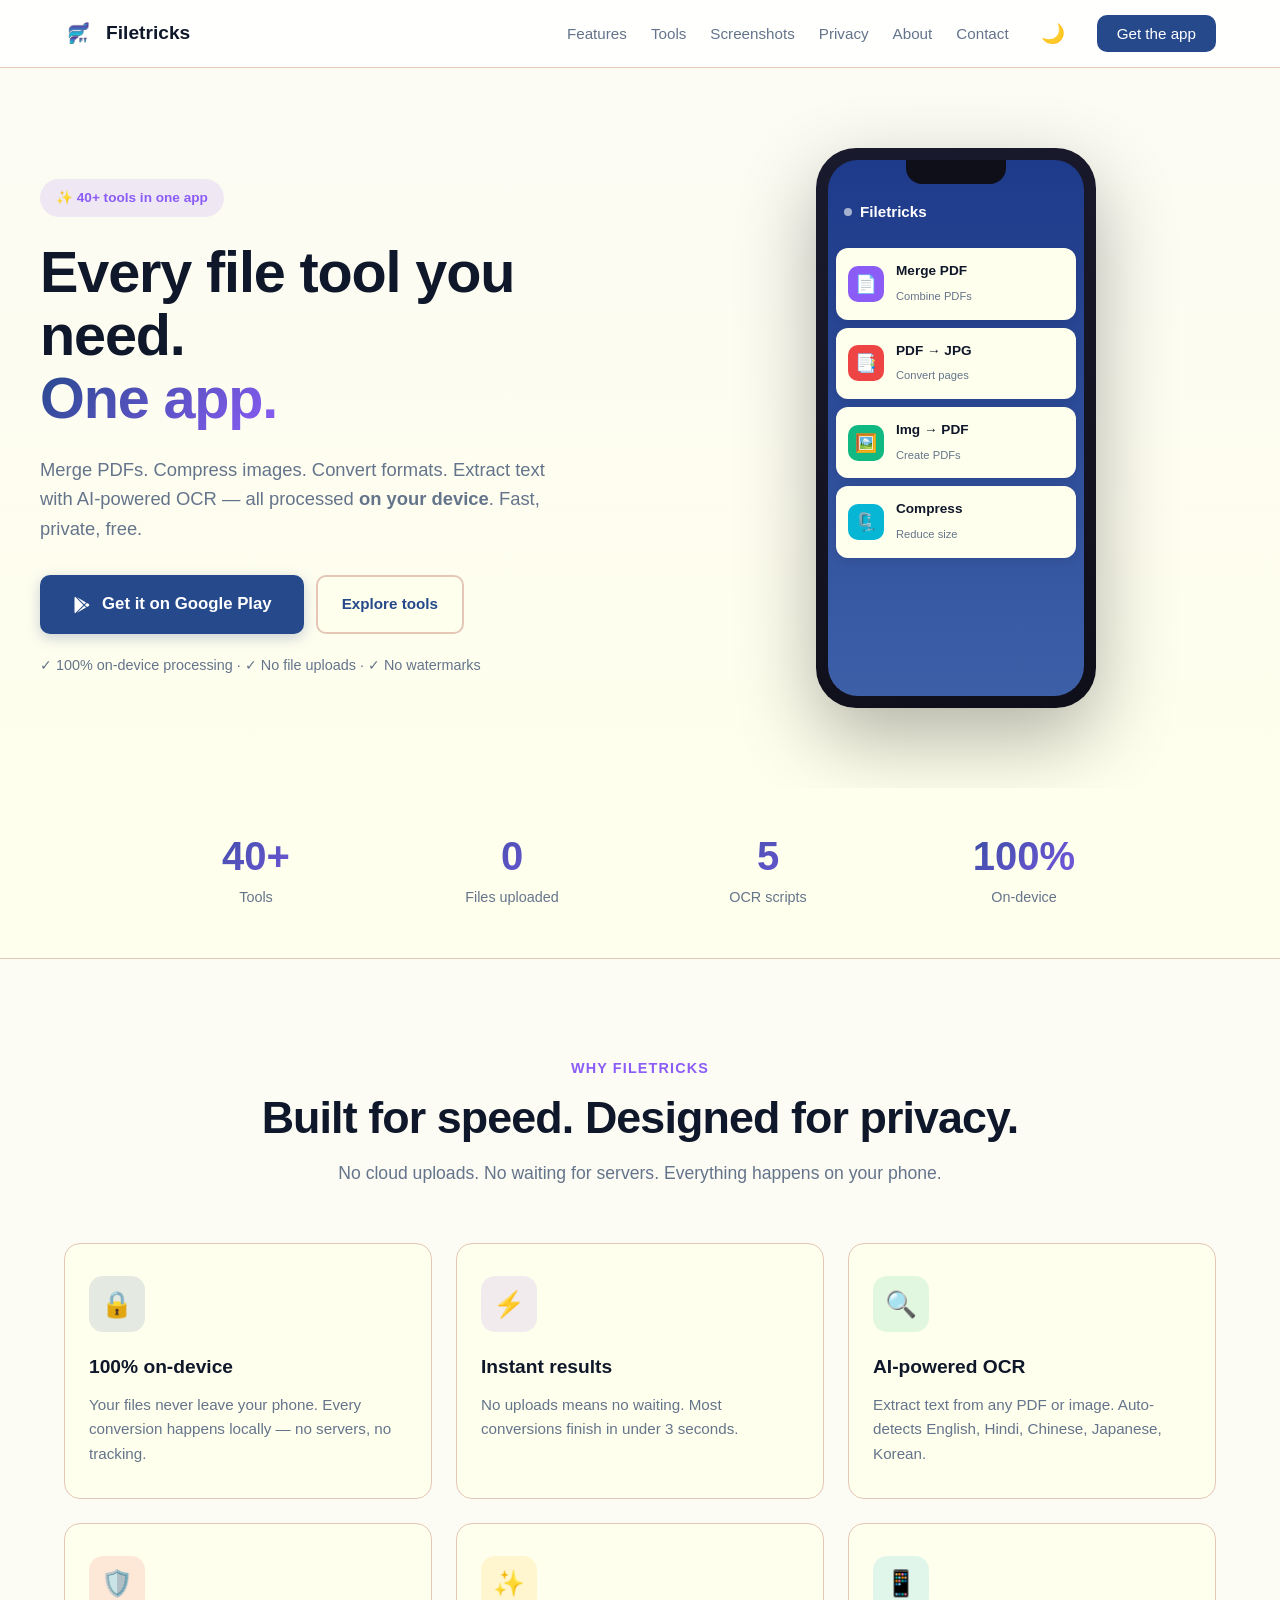
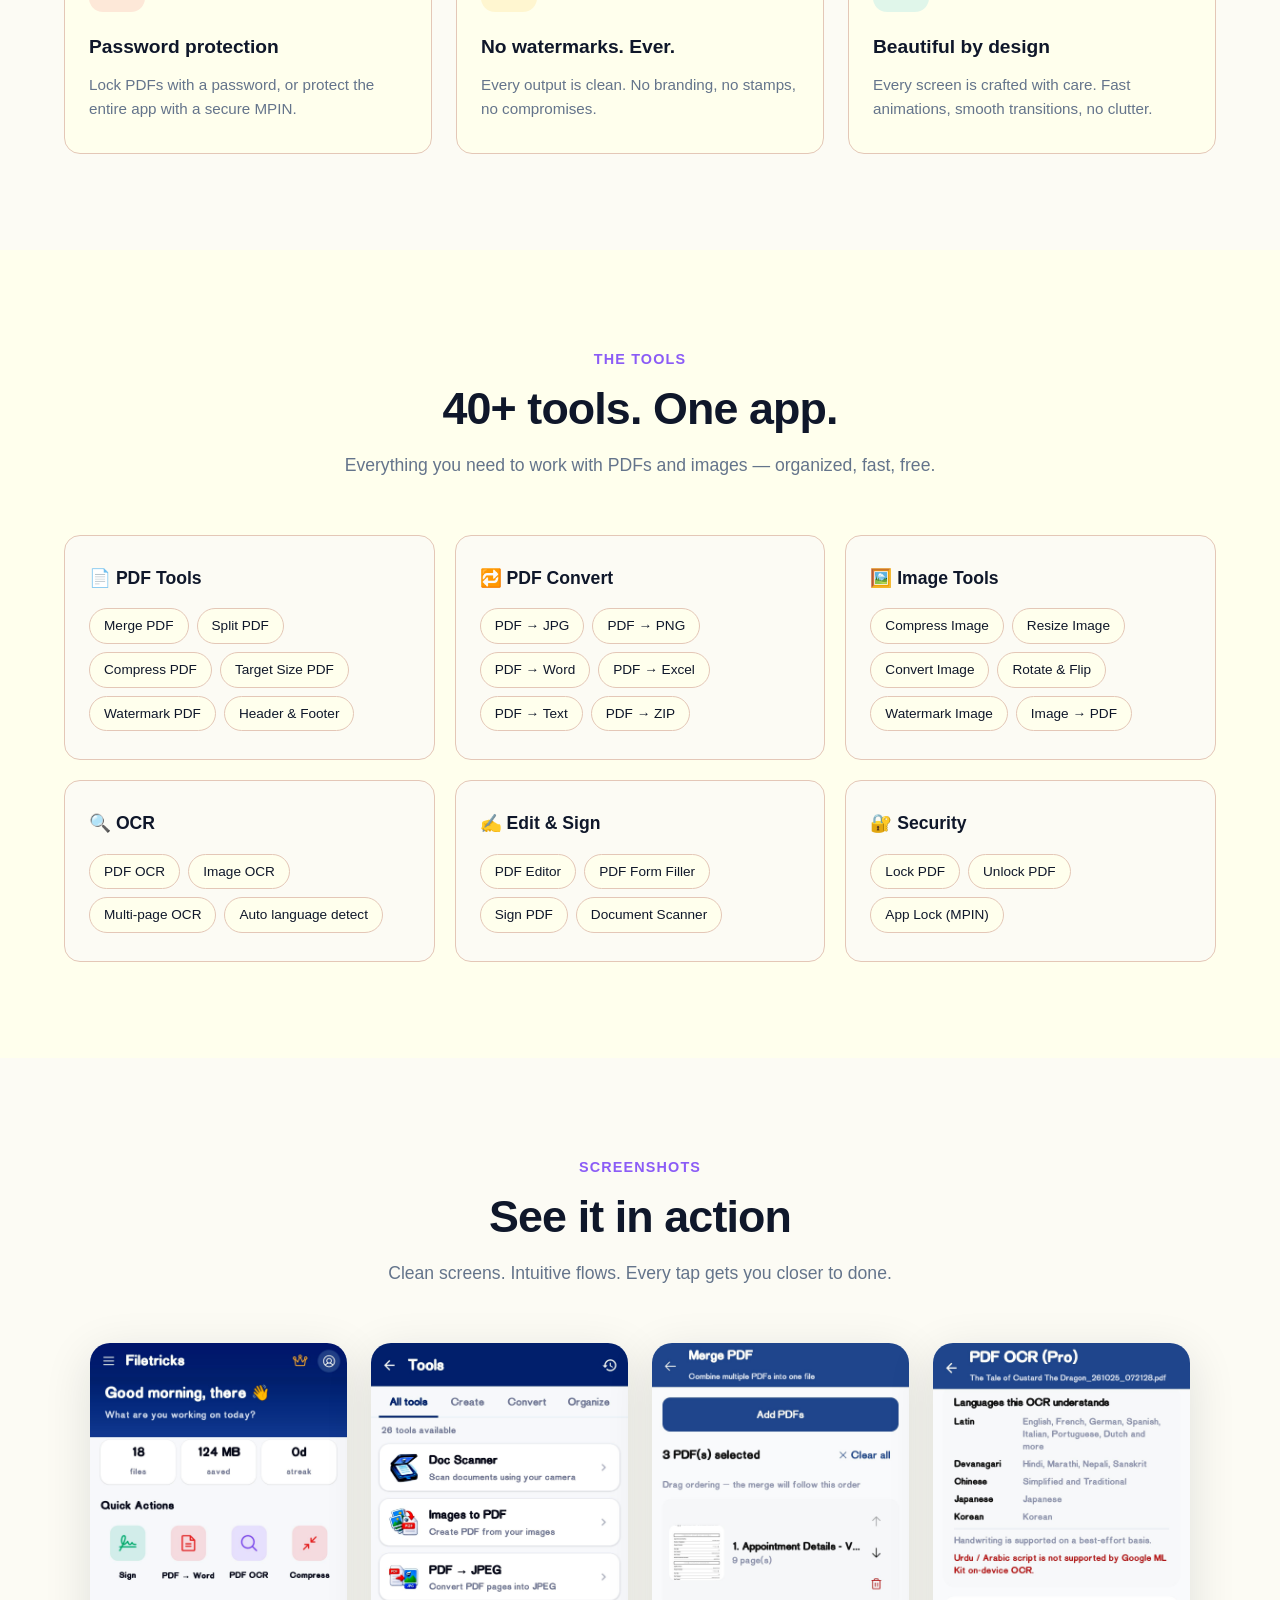
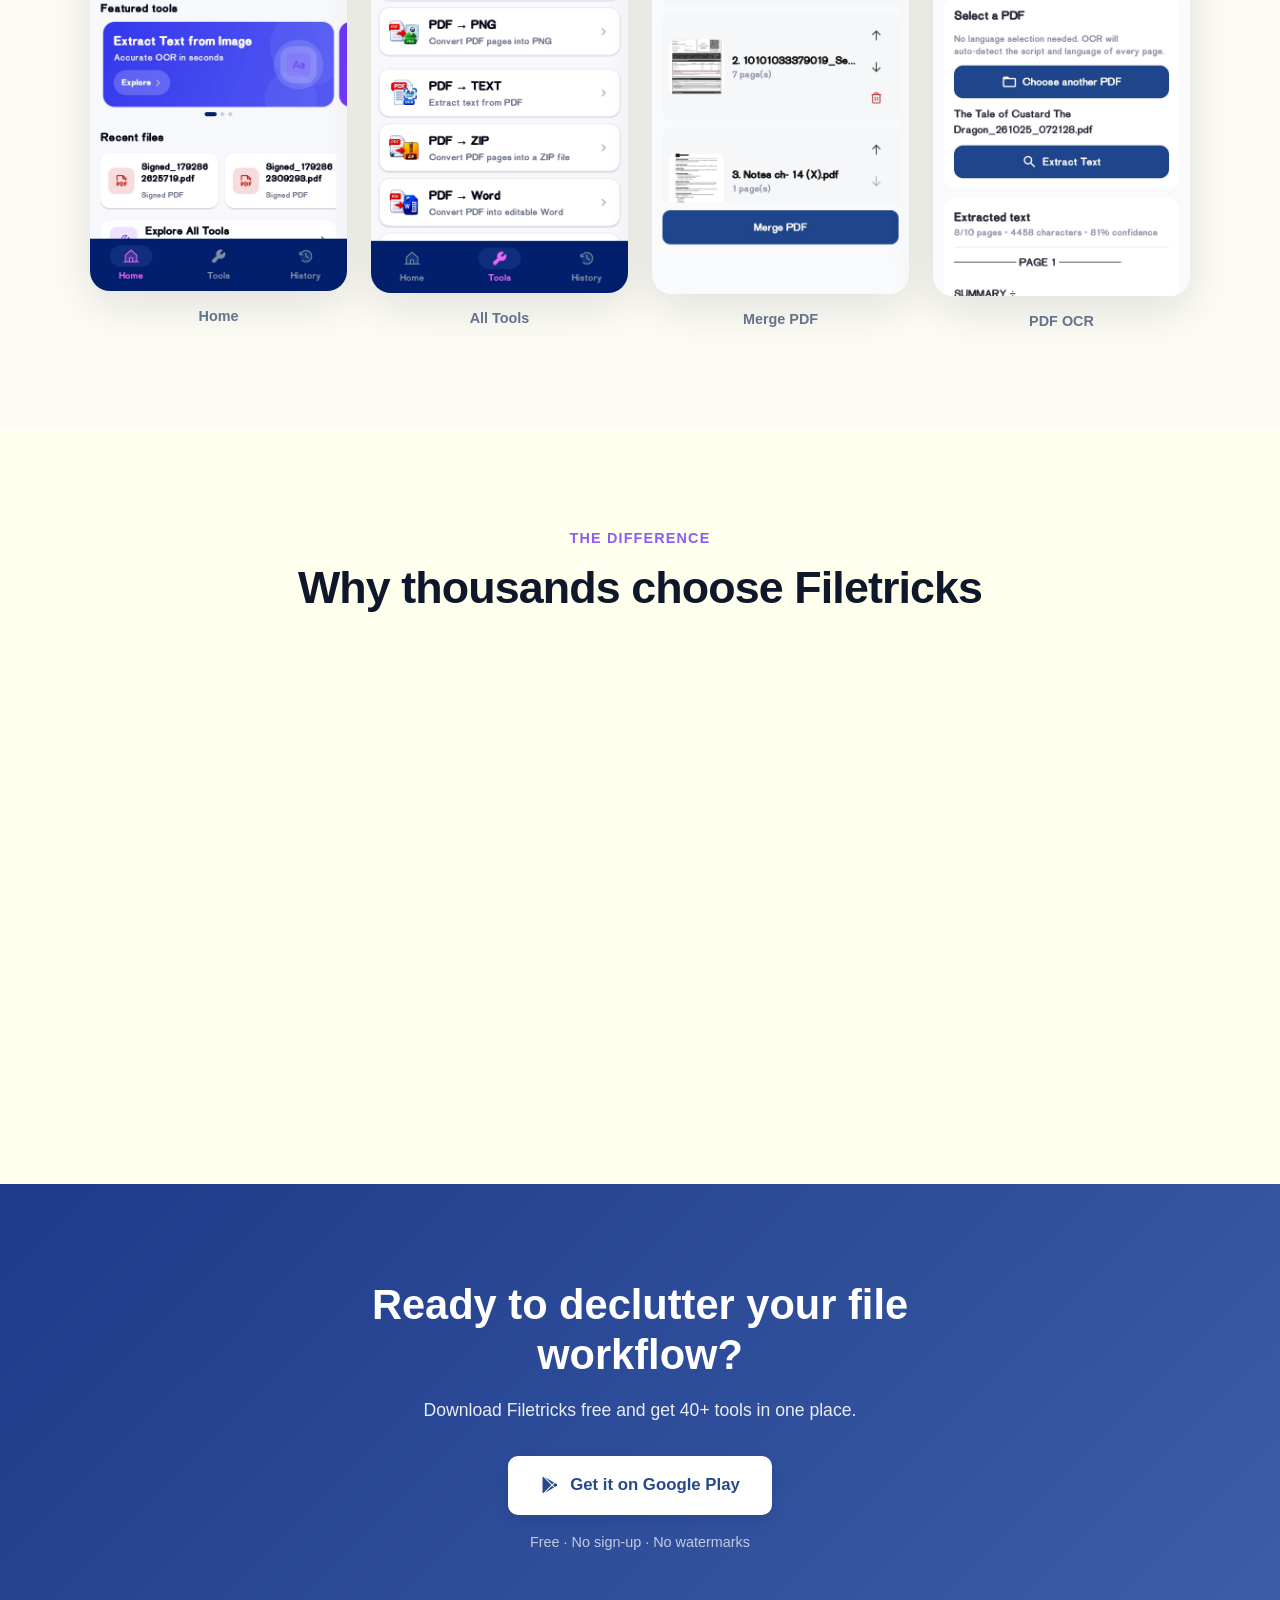
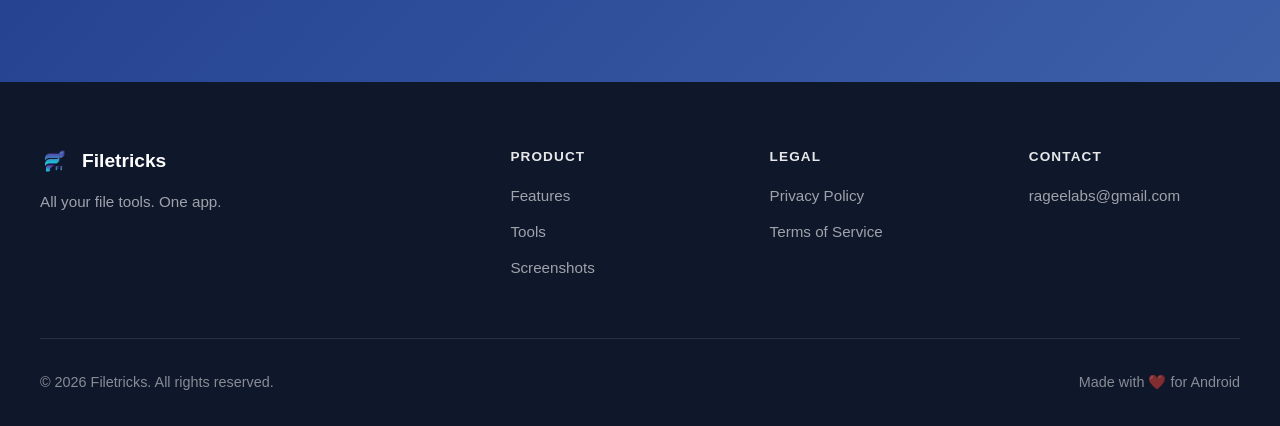
<file: index.html>
<!DOCTYPE html>
<html lang="en">
<head>
  <meta charset="UTF-8" />
  <meta name="viewport" content="width=device-width, initial-scale=1.0" />
  <title>Filetricks — All-in-One PDF & Image Tools for Android</title>
  <meta name="description" content="Merge, split, compress, and convert PDFs. Compress and convert images. Extract text with on-device AI OCR. 40+ tools in one fast, private Android app." />
  <meta name="theme-color" content="#26498C" />
  <meta property="og:title" content="Filetricks — All your file tools. One app." />
  <meta property="og:description" content="40+ PDF & image tools, 100% on-device. Free to download on Google Play." />
  <meta property="og:type" content="website" />
  <link rel="icon" type="image/png" href="filetricks.png" />
  <link rel="stylesheet" href="styles.css" />
  <script type="application/ld+json">
  {
    "@context": "https://schema.org",
    "@type": "SoftwareApplication",
    "name": "Filetricks",
    "operatingSystem": "ANDROID",
    "applicationCategory": "UtilitiesApplication",
    "description": "Merge, split, compress, and convert PDFs. Compress and convert images. Extract text with on-device AI OCR.",
    "offers": {
    "@type": "Offer",
    "price": "0",
    "priceCurrency": "INR"
    }
}
</script>
</head>
<body>

  <nav class="navbar">
    <div class="nav-container">
      <a href="index.html" class="logo">
  <img src="filetricks.png" alt="Filetricks Logo" class="logo-img" />
  <span class="logo-text">Filetricks</span>
</a>
      <button class="nav-toggle" id="navToggle" aria-label="Menu">☰</button>
      <ul class="nav-links" id="navLinks">
        <li><a href="#features">Features</a></li>
        <li><a href="#tools">Tools</a></li>
        <li><a href="#screenshots">Screenshots</a></li>
        <li><a href="privacy.html">Privacy</a></li>
        <li><a href="about.html">About</a></li>
        <li><a href="contact.html">Contact</a></li>
        <li><button id="themeToggle" class="theme-toggle-btn" aria-label="Toggle theme">🌙</button></li>
        <li><a href="#download" class="btn-nav">Get the app</a></li>
      </ul>
    </div>
  </nav>

  <section class="hero">
    <div class="hero-container">
      <div class="hero-content">
        <span class="badge">✨ 40+ tools in one app</span>
        <h1>
          Every file tool you need.<br />
          <span class="gradient-text">One app.</span>
        </h1>
        <p class="hero-subtitle">
          Merge PDFs. Compress images. Convert formats. Extract text with
          AI-powered OCR — all processed <strong>on your device</strong>.
          Fast, private, free.
        </p>
        <div class="hero-cta">
          <a href="https://play.google.com/store/apps/details?id=com.manoj.filetricks" class="btn-primary btn-large" target="_blank" rel="noopener">
            <svg width="20" height="20" viewBox="0 0 24 24" fill="currentColor"><path d="M3,20.5V3.5C3,2.91 3.34,2.39 3.84,2.15L13.69,12L3.84,21.85C3.34,21.6 3,21.09 3,20.5M16.81,15.12L6.05,21.34L14.54,12.85L16.81,15.12M20.16,10.81C20.5,11.08 20.75,11.5 20.75,12C20.75,12.5 20.53,12.9 20.18,13.18L17.89,14.5L15.39,12L17.89,9.5L20.16,10.81M6.05,2.66L16.81,8.88L14.54,11.15L6.05,2.66Z" /></svg>
            Get it on Google Play
          </a>
          <a href="#tools" class="btn-secondary">Explore tools</a>
        </div>
        <p class="hero-note">✓ 100% on-device processing · ✓ No file uploads · ✓ No watermarks</p>
      </div>

      <div class="hero-visual">
        <div class="phone-mockup">
          <div class="phone-screen">
            <div class="phone-header"><span class="phone-dot"></span><span class="phone-title">Filetricks</span></div>
            <div class="phone-body">
              <div class="phone-card"><span class="phone-icon" style="background:#8B5CF6;">📄</span><div><strong>Merge PDF</strong><small>Combine PDFs</small></div></div>
              <div class="phone-card"><span class="phone-icon" style="background:#EF4444;">📑</span><div><strong>PDF → JPG</strong><small>Convert pages</small></div></div>
              <div class="phone-card"><span class="phone-icon" style="background:#10B981;">🖼️</span><div><strong>Img → PDF</strong><small>Create PDFs</small></div></div>
              <div class="phone-card"><span class="phone-icon" style="background:#06B6D4;">🗜️</span><div><strong>Compress</strong><small>Reduce size</small></div></div>
            </div>
          </div>
        </div>
      </div>
    </div>
  </section>

  <section class="stats">
    <div class="stats-container">
      <div class="stat"><span class="stat-num">40+</span><span class="stat-label">Tools</span></div>
      <div class="stat"><span class="stat-num">0</span><span class="stat-label">Files uploaded</span></div>
      <div class="stat"><span class="stat-num">5</span><span class="stat-label">OCR scripts</span></div>
      <div class="stat"><span class="stat-num">100%</span><span class="stat-label">On-device</span></div>
    </div>
  </section>

  <section class="features" id="features">
    <div class="section-container">
      <div class="section-header">
        <span class="section-eyebrow">Why Filetricks</span>
        <h2>Built for speed. Designed for privacy.</h2>
        <p class="section-subtitle">No cloud uploads. No waiting for servers. Everything happens on your phone.</p>
      </div>
      <div class="features-grid">
        <div class="feature-card">
          <div class="feature-icon" style="background:rgba(38,73,140,0.12);color:#26498C;">🔒</div>
          <h3>100% on-device</h3>
          <p>Your files never leave your phone. Every conversion happens locally — no servers, no tracking.</p>
        </div>
        <div class="feature-card">
          <div class="feature-icon" style="background:rgba(139,92,246,0.12);color:#8B5CF6;">⚡</div>
          <h3>Instant results</h3>
          <p>No uploads means no waiting. Most conversions finish in under 3 seconds.</p>
        </div>
        <div class="feature-card">
          <div class="feature-icon" style="background:rgba(16,185,129,0.12);color:#10B981;">🔍</div>
          <h3>AI-powered OCR</h3>
          <p>Extract text from any PDF or image. Auto-detects English, Hindi, Chinese, Japanese, Korean.</p>
        </div>
        <div class="feature-card">
          <div class="feature-icon" style="background:rgba(239,68,68,0.12);color:#EF4444;">🛡️</div>
          <h3>Password protection</h3>
          <p>Lock PDFs with a password, or protect the entire app with a secure MPIN.</p>
        </div>
        <div class="feature-card">
          <div class="feature-icon" style="background:rgba(255,179,0,0.12);color:#FFB300;">✨</div>
          <h3>No watermarks. Ever.</h3>
          <p>Every output is clean. No branding, no stamps, no compromises.</p>
        </div>
        <div class="feature-card">
          <div class="feature-icon" style="background:rgba(6,182,212,0.12);color:#06B6D4;">📱</div>
          <h3>Beautiful by design</h3>
          <p>Every screen is crafted with care. Fast animations, smooth transitions, no clutter.</p>
        </div>
      </div>
    </div>
  </section>

  <section class="tools" id="tools">
    <div class="section-container">
      <div class="section-header">
        <span class="section-eyebrow">The tools</span>
        <h2>40+ tools. One app.</h2>
        <p class="section-subtitle">Everything you need to work with PDFs and images — organized, fast, free.</p>
      </div>
      <div class="tool-categories">
        <div class="tool-category">
          <h3>📄 PDF Tools</h3>
          <div class="tool-list">
            <span class="tool-chip">Merge PDF</span><span class="tool-chip">Split PDF</span><span class="tool-chip">Compress PDF</span><span class="tool-chip">Target Size PDF</span><span class="tool-chip">Watermark PDF</span><span class="tool-chip">Header &amp; Footer</span>
          </div>
        </div>
        <div class="tool-category">
          <h3>🔁 PDF Convert</h3>
          <div class="tool-list">
            <span class="tool-chip">PDF → JPG</span><span class="tool-chip">PDF → PNG</span><span class="tool-chip">PDF → Word</span><span class="tool-chip">PDF → Excel</span><span class="tool-chip">PDF → Text</span><span class="tool-chip">PDF → ZIP</span>
          </div>
        </div>
        <div class="tool-category">
          <h3>🖼️ Image Tools</h3>
          <div class="tool-list">
            <span class="tool-chip">Compress Image</span><span class="tool-chip">Resize Image</span><span class="tool-chip">Convert Image</span><span class="tool-chip">Rotate &amp; Flip</span><span class="tool-chip">Watermark Image</span><span class="tool-chip">Image → PDF</span>
          </div>
        </div>
        <div class="tool-category">
          <h3>🔍 OCR</h3>
          <div class="tool-list">
            <span class="tool-chip">PDF OCR</span><span class="tool-chip">Image OCR</span><span class="tool-chip">Multi-page OCR</span><span class="tool-chip">Auto language detect</span>
          </div>
        </div>
        <div class="tool-category">
          <h3>✍️ Edit &amp; Sign</h3>
          <div class="tool-list">
            <span class="tool-chip">PDF Editor</span><span class="tool-chip">PDF Form Filler</span><span class="tool-chip">Sign PDF</span><span class="tool-chip">Document Scanner</span>
          </div>
        </div>
        <div class="tool-category">
          <h3>🔐 Security</h3>
          <div class="tool-list">
            <span class="tool-chip">Lock PDF</span><span class="tool-chip">Unlock PDF</span><span class="tool-chip">App Lock (MPIN)</span>
          </div>
        </div>
      </div>
    </div>
  </section>

  <section class="screenshots" id="screenshots">
    <div class="section-container">
      <div class="section-header">
        <span class="section-eyebrow">Screenshots</span>
        <h2>See it in action</h2>
        <p class="section-subtitle">Clean screens. Intuitive flows. Every tap gets you closer to done.</p>
      </div>
      <div class="screenshots-row">
        <div class="screenshot"><img src="home.png" alt="Home screen" /><p>Home</p></div>
        <div class="screenshot"><img src="tools.png" alt="Tools list" /><p>All Tools</p></div>
        <div class="screenshot"><img src="merge.png" alt="Merge PDF" /><p>Merge PDF</p></div>
        <div class="screenshot"><img src="ocr.png" alt="PDF OCR" /><p>PDF OCR</p></div>
      </div>
    </div>
  </section>

  <section class="why">
    <div class="section-container">
      <div class="section-header">
        <span class="section-eyebrow">The difference</span>
        <h2>Why thousands choose Filetricks</h2>
      </div>
      <div class="why-grid">
        <div class="why-card"><div class="why-num">01</div><h3>No file uploads</h3><p>Other apps upload your documents to their servers. We don't. Your files stay on your device — always.</p></div>
        <div class="why-card"><div class="why-num">02</div><h3>No watermarks</h3><p>Every output is clean and professional. No "made with Filetricks" stamps on your documents.</p></div>
        <div class="why-card"><div class="why-num">03</div><h3>No forced sign-ups</h3><p>Start working immediately. No email, no password, no verification emails. Just open and go.</p></div>
        <div class="why-card"><div class="why-num">04</div><h3>Fair pricing</h3><p>Most tools are free with generous limits. Upgrade to Pro only if you need unlimited usage.</p></div>
      </div>
    </div>
  </section>

  <section class="cta" id="download">
    <div class="cta-container">
      <h2>Ready to declutter your file workflow?</h2>
      <p>Download Filetricks free and get 40+ tools in one place.</p>
      <a href="https://play.google.com/store/apps/details?id=com.manoj.filetricks" class="btn-white btn-large" target="_blank" rel="noopener">
        <svg width="20" height="20" viewBox="0 0 24 24" fill="currentColor"><path d="M3,20.5V3.5C3,2.91 3.34,2.39 3.84,2.15L13.69,12L3.84,21.85C3.34,21.6 3,21.09 3,20.5M16.81,15.12L6.05,21.34L14.54,12.85L16.81,15.12M20.16,10.81C20.5,11.08 20.75,11.5 20.75,12C20.75,12.5 20.53,12.9 20.18,13.18L17.89,14.5L15.39,12L17.89,9.5L20.16,10.81M6.05,2.66L16.81,8.88L14.54,11.15L6.05,2.66Z" /></svg>
        Get it on Google Play
      </a>
      <p class="cta-note">Free · No sign-up · No watermarks</p>
    </div>
  </section>

  <footer class="footer">
    <div class="footer-container">
      <div class="footer-grid">
        <div class="footer-brand">
          <div class="logo">
            <img src="filetricks.png" alt="Filetricks Logo" class="logo-img" />
              <span class="logo-text">Filetricks</span>
          </div>
          <p>All your file tools. One app.</p>
        </div>
        <div class="footer-col">
          <h4>Product</h4>
          <ul>
            <li><a href="#features">Features</a></li>
            <li><a href="#tools">Tools</a></li>
            <li><a href="#screenshots">Screenshots</a></li>
          </ul>
        </div>
        <div class="footer-col">
          <h4>Legal</h4>
          <ul>
            <li><a href="privacy.html">Privacy Policy</a></li>
            <li><a href="terms.html">Terms of Service</a></li>
          </ul>
        </div>
        <div class="footer-col">
          <h4>Contact</h4>
          <ul>
            <li><a href="mailto:rageelabs@gmail.com">rageelabs@gmail.com</a></li>
          </ul>
        </div>
      </div>
      <div class="footer-bottom">
        <p>© 2026 Filetricks. All rights reserved.</p>
        <p>Made with ❤️ for Android</p>
      </div>
    </div>
  </footer>
  <script src="script.js"></script>
</body>
</html>
</file>
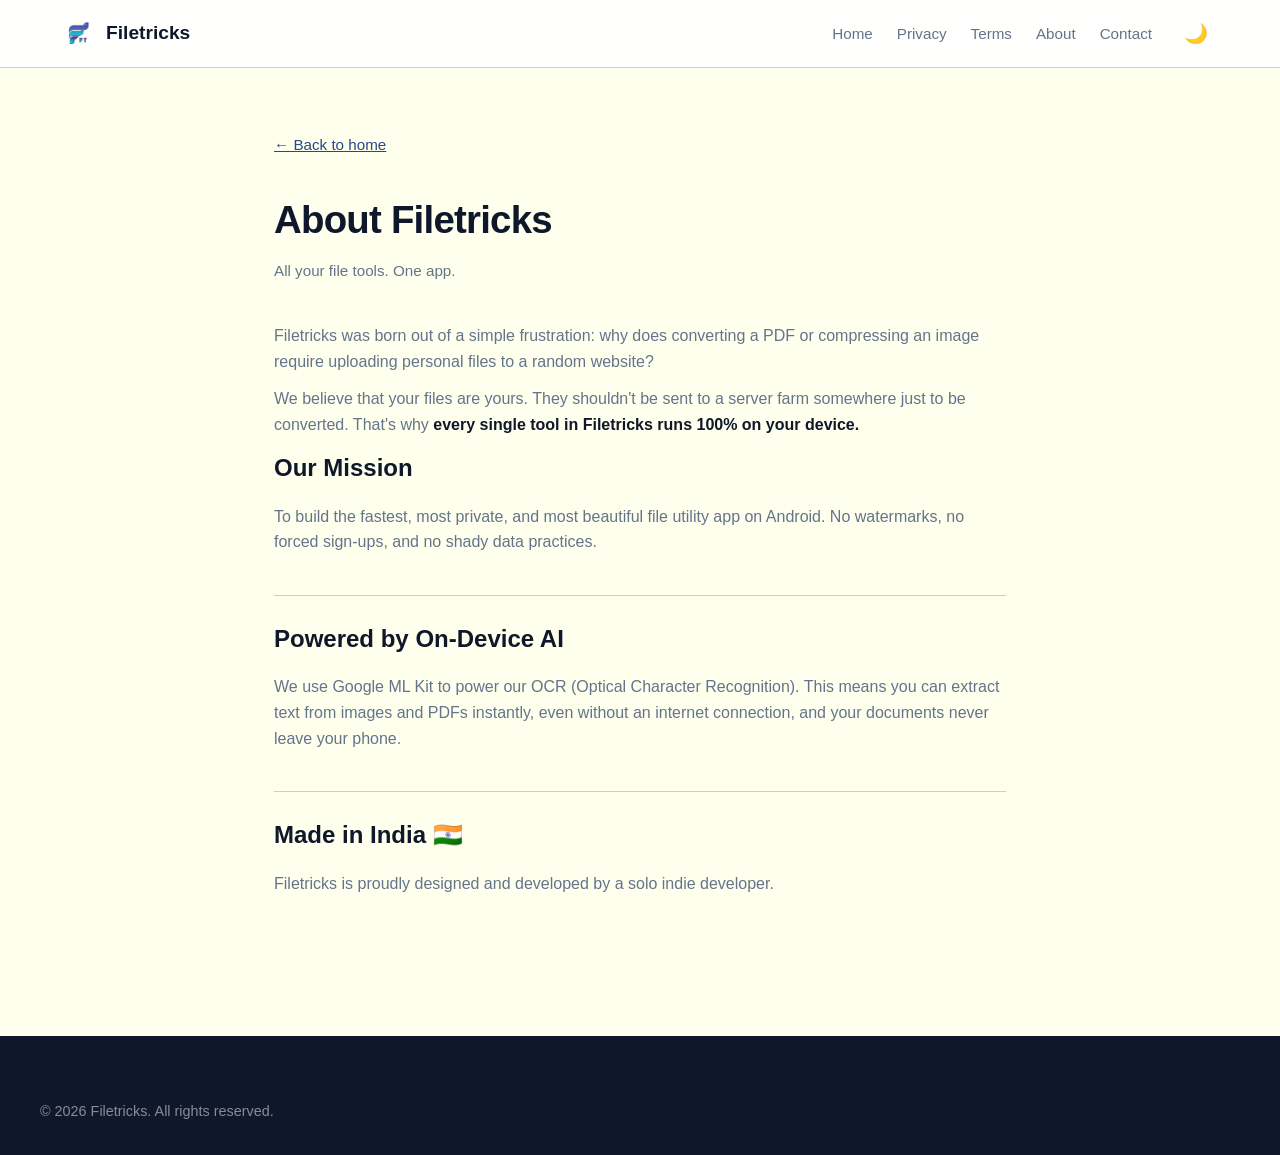
<file: about.html>
<!DOCTYPE html>
<html lang="en">
<head>
  <meta charset="UTF-8" />
  <meta name="viewport" content="width=device-width, initial-scale=1.0" />
  <title>About Us — Filetricks</title>
  <link rel="icon" type="image/png" href="filetricks.png" />
  <link rel="stylesheet" href="styles.css" />
</head>
<body>

  <nav class="navbar">
    <div class="nav-container">
      <a href="index.html" class="logo">
  <img src="filetricks.png" alt="Filetricks Logo" class="logo-img" />
  <span class="logo-text">Filetricks</span>
</a>
      <button class="nav-toggle" id="navToggle" aria-label="Menu">☰</button>
      <ul class="nav-links" id="navLinks">
        <li><a href="index.html">Home</a></li>
        <li><a href="privacy.html">Privacy</a></li>
        <li><a href="terms.html">Terms</a></li>
        <li><a href="about.html">About</a></li>
        <li><a href="contact.html">Contact</a></li>
        <li><button id="themeToggle" class="theme-toggle-btn" aria-label="Toggle theme">🌙</button></li>
      </ul>
    </div>
  </nav>

  <main class="legal-page">
    <a href="index.html" class="legal-back">← Back to home</a>
    <h1>About Filetricks</h1>
    <p class="last-updated">All your file tools. One app.</p>

    <p>Filetricks was born out of a simple frustration: why does converting a PDF or compressing an image require uploading personal files to a random website?</p>
    <p>We believe that your files are yours. They shouldn't be sent to a server farm somewhere just to be converted. That's why <strong>every single tool in Filetricks runs 100% on your device.</strong></p>

    <h2>Our Mission</h2>
    <p>To build the fastest, most private, and most beautiful file utility app on Android. No watermarks, no forced sign-ups, and no shady data practices.</p>

    <h2>Powered by On-Device AI</h2>
    <p>We use Google ML Kit to power our OCR (Optical Character Recognition). This means you can extract text from images and PDFs instantly, even without an internet connection, and your documents never leave your phone.</p>

    <h2>Made in India 🇮🇳</h2>
    <p>Filetricks is proudly designed and developed by a solo indie developer.</p>
  </main>

  <footer class="footer" style="margin-top: 64px;">
    <div class="footer-container">
      <div class="footer-bottom" style="border-top: none; padding-top: 0;">
        <p>© 2026 Filetricks. All rights reserved.</p>
      </div>
    </div>
  </footer>
  <script src="script.js"></script>
</body>
</html>
</file>
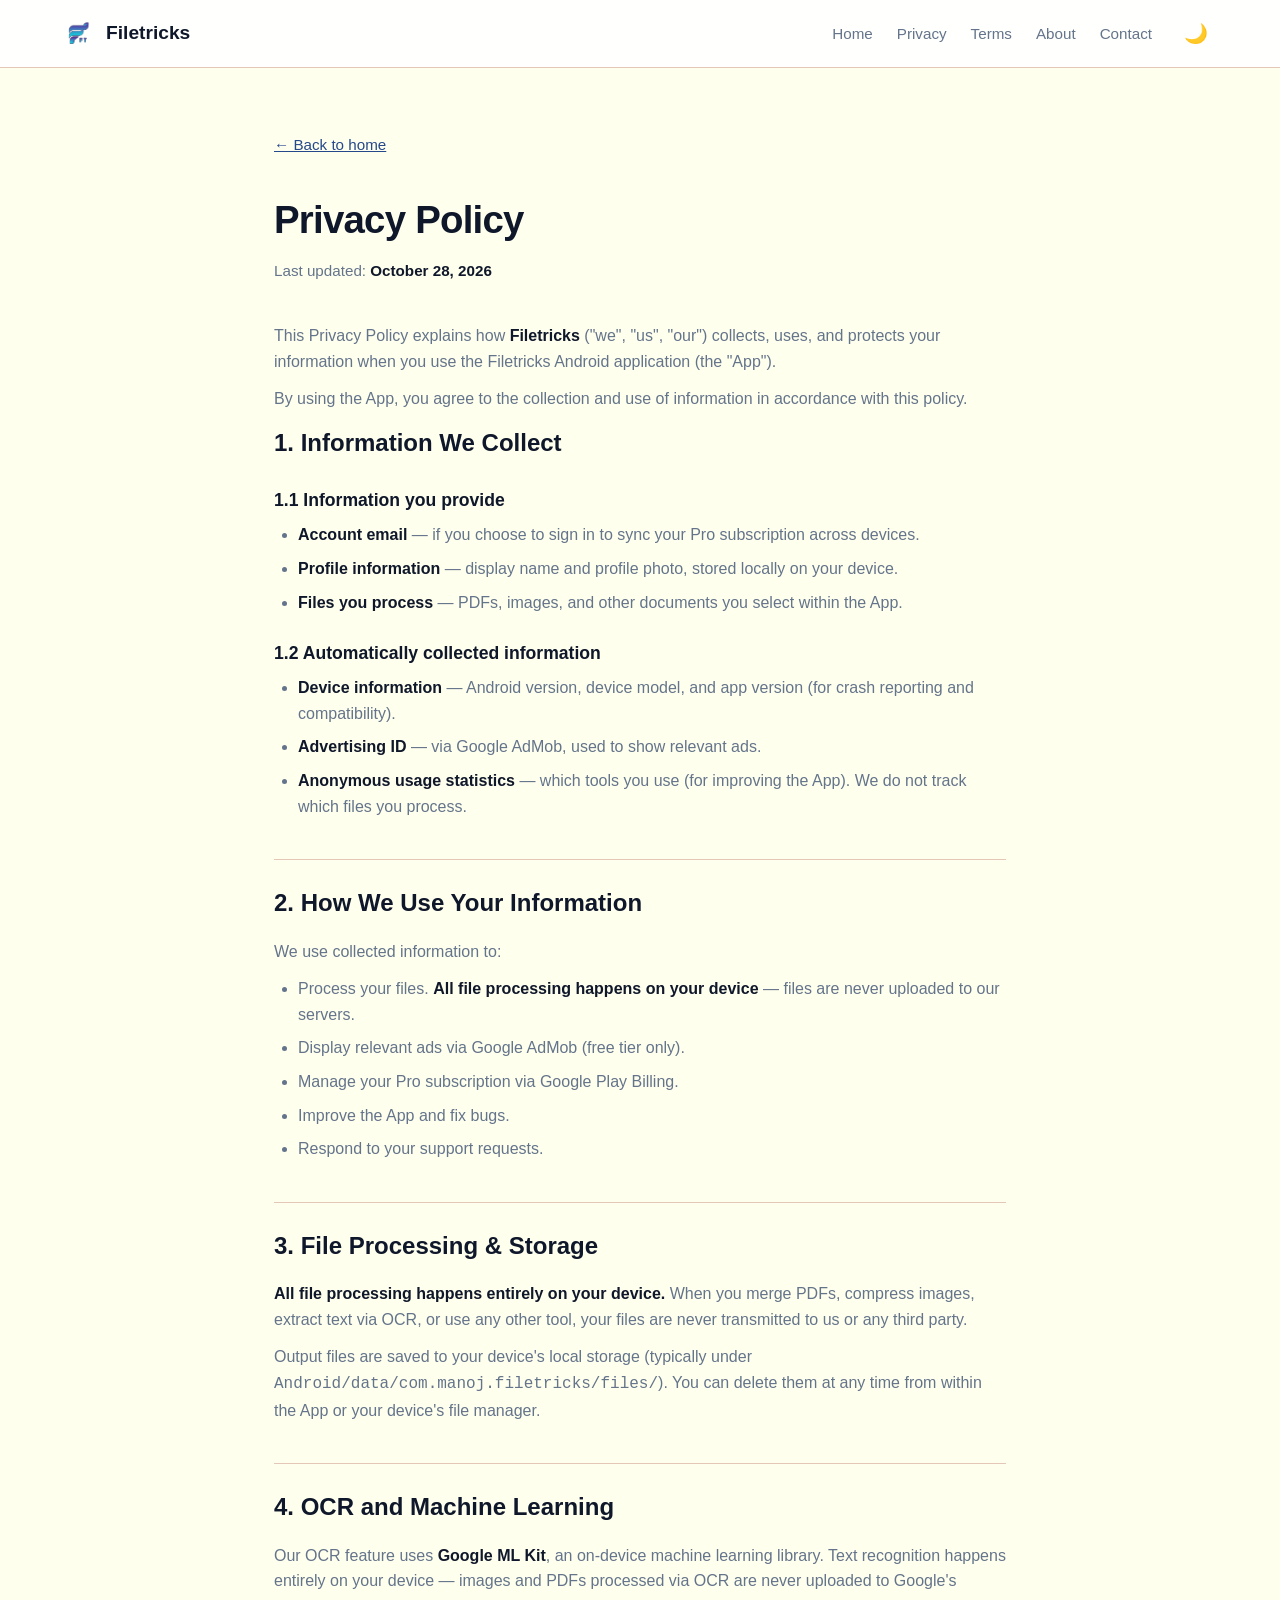
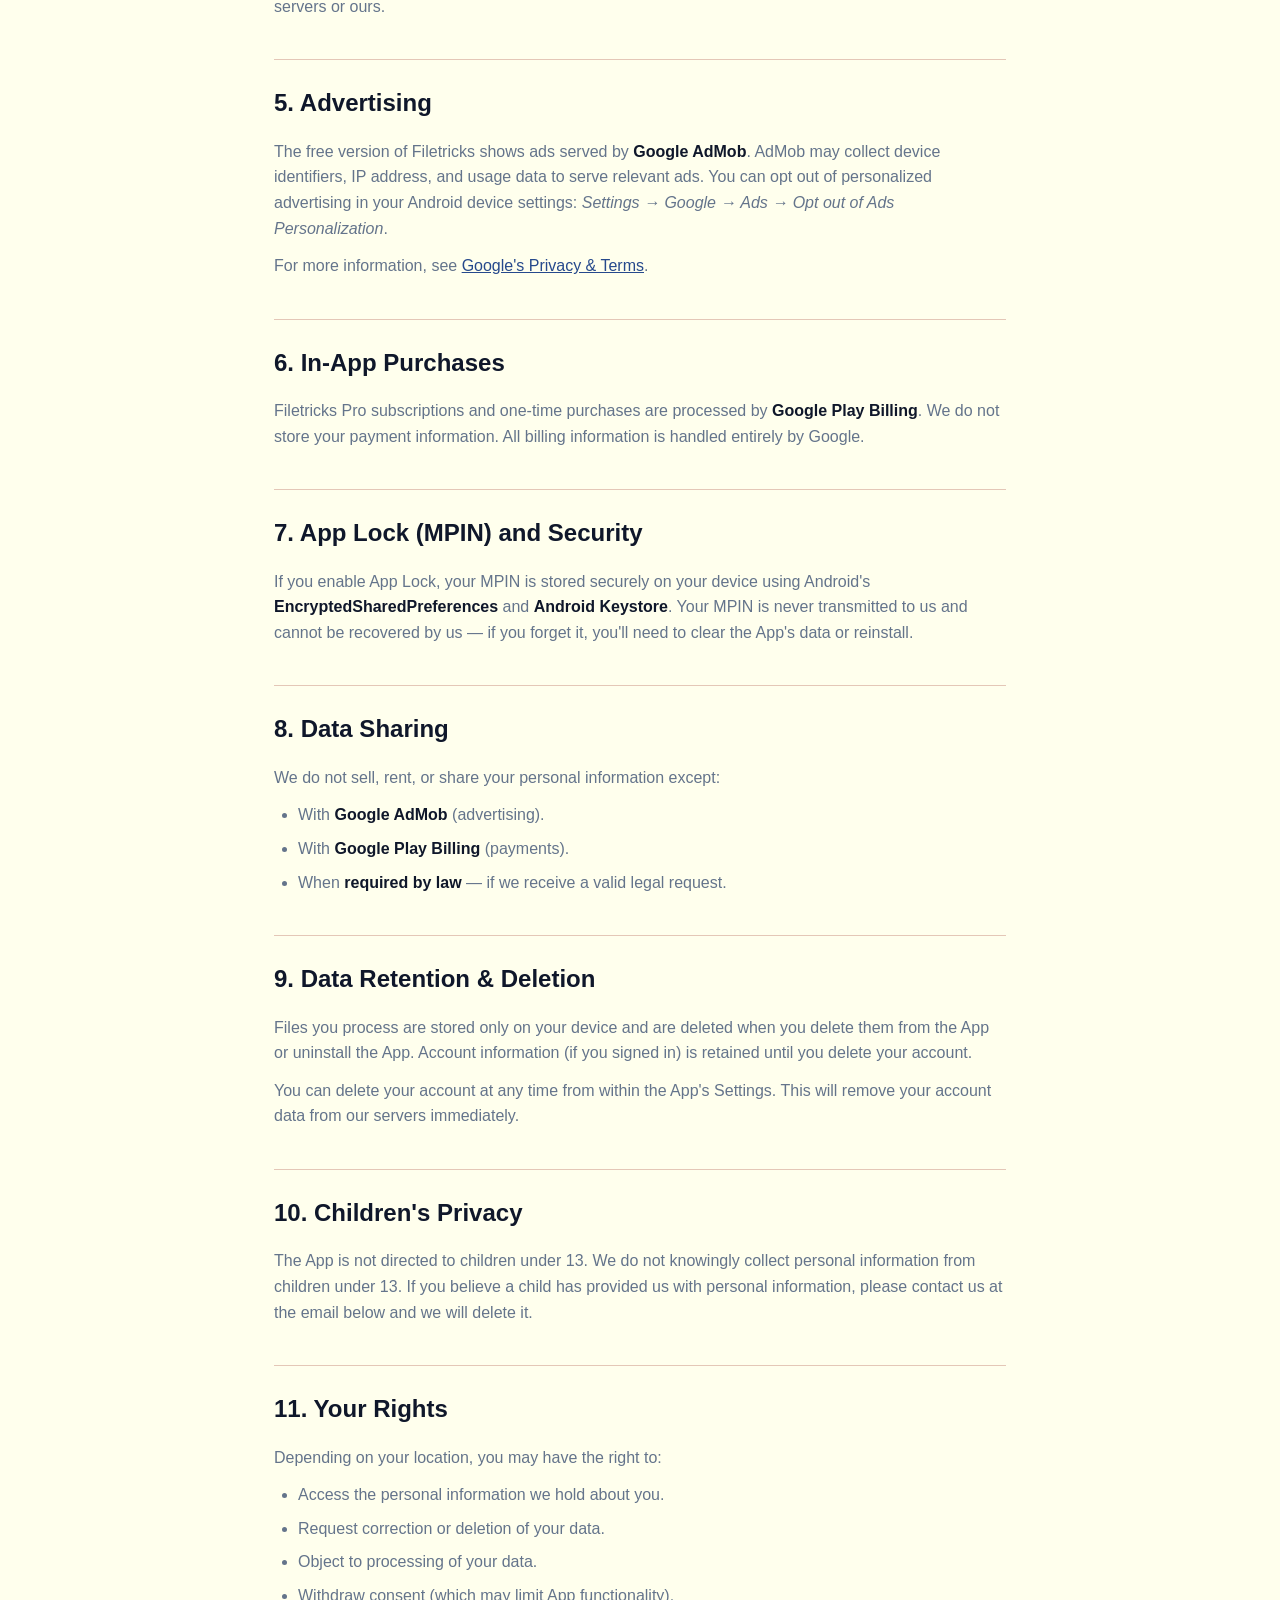
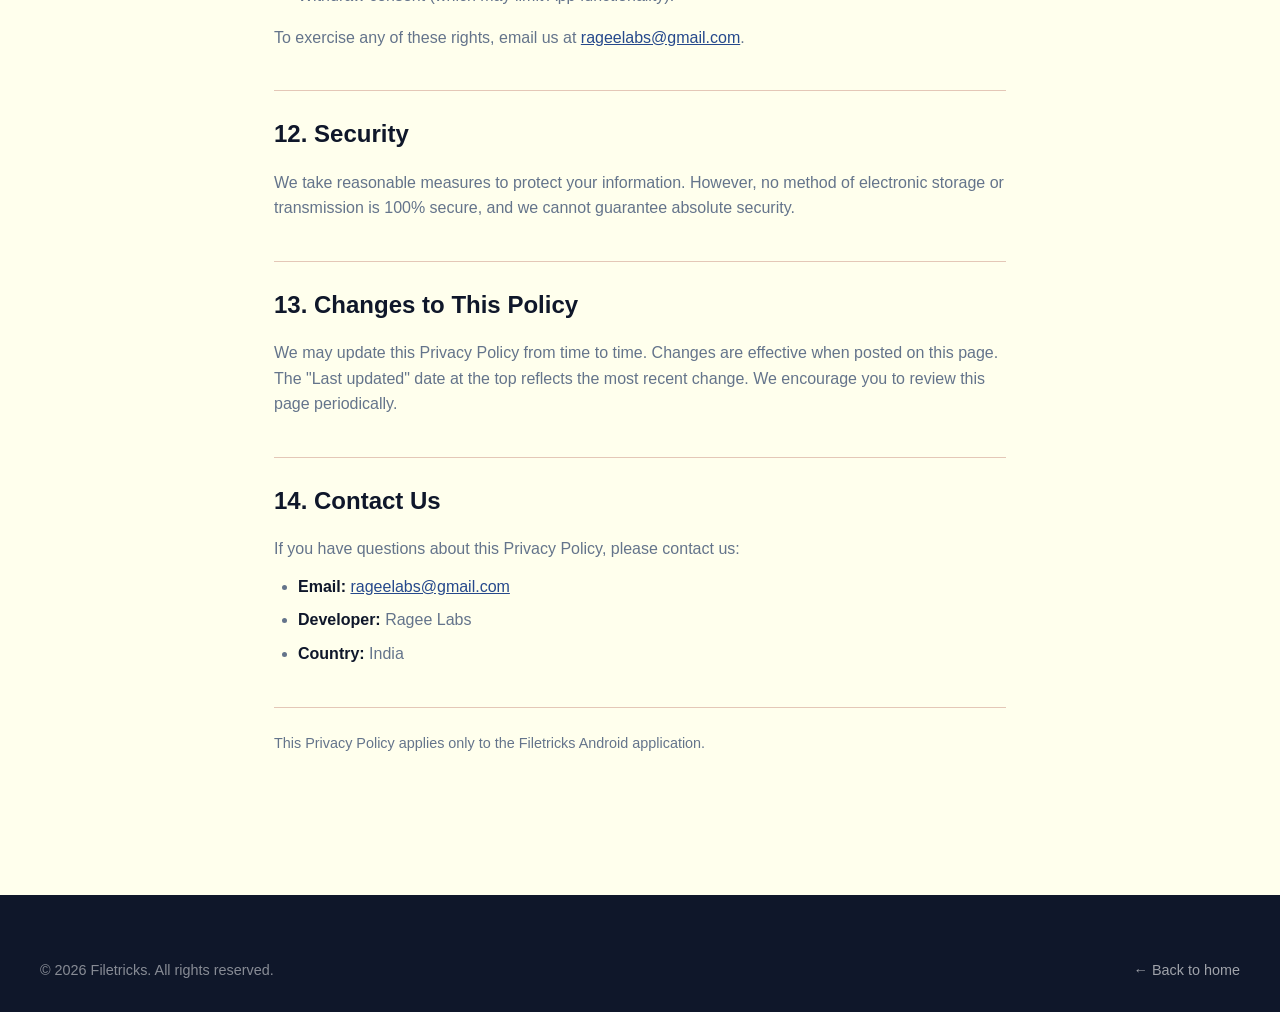
<file: privacy.html>
<!DOCTYPE html>
<html lang="en">
<head>
  <meta charset="UTF-8" />
  <meta name="viewport" content="width=device-width, initial-scale=1.0" />
  <title>Privacy Policy — Filetricks</title>
  <meta name="description" content="Filetricks Privacy Policy — how we collect, use, and protect your data." />
  <link rel="icon" type="image/png" href="filetricks.png" />
  <link rel="stylesheet" href="styles.css" />
</head>
<body>

  <nav class="navbar">
    <div class="nav-container">
      <a href="index.html" class="logo">
  <img src="filetricks.png" alt="Filetricks Logo" class="logo-img" />
  <span class="logo-text">Filetricks</span>
</a>
      <button class="nav-toggle" id="navToggle" aria-label="Menu">☰</button>
      <ul class="nav-links" id="navLinks">
        <li><a href="index.html">Home</a></li>
        <li><a href="privacy.html">Privacy</a></li>
        <li><a href="terms.html">Terms</a></li>
        <li><a href="about.html">About</a></li>
        <li><a href="contact.html">Contact</a></li>
        <li><button id="themeToggle" class="theme-toggle-btn" aria-label="Toggle theme">🌙</button></li>
      </ul>
    </div>
  </nav>

  <main class="legal-page">
    <a href="index.html" class="legal-back">← Back to home</a>
    <h1>Privacy Policy</h1>
    <p class="last-updated">Last updated: <strong>October 28, 2026</strong></p>

    <p>This Privacy Policy explains how <strong>Filetricks</strong> ("we", "us", "our") collects, uses, and protects your information when you use the Filetricks Android application (the "App").</p>
    <p>By using the App, you agree to the collection and use of information in accordance with this policy.</p>

    <h2>1. Information We Collect</h2>
    <h3>1.1 Information you provide</h3>
    <ul>
      <li><strong>Account email</strong> — if you choose to sign in to sync your Pro subscription across devices.</li>
      <li><strong>Profile information</strong> — display name and profile photo, stored locally on your device.</li>
      <li><strong>Files you process</strong> — PDFs, images, and other documents you select within the App.</li>
    </ul>
    <h3>1.2 Automatically collected information</h3>
    <ul>
      <li><strong>Device information</strong> — Android version, device model, and app version (for crash reporting and compatibility).</li>
      <li><strong>Advertising ID</strong> — via Google AdMob, used to show relevant ads.</li>
      <li><strong>Anonymous usage statistics</strong> — which tools you use (for improving the App). We do not track which files you process.</li>
    </ul>

    <h2>2. How We Use Your Information</h2>
    <p>We use collected information to:</p>
    <ul>
      <li>Process your files. <strong>All file processing happens on your device</strong> — files are never uploaded to our servers.</li>
      <li>Display relevant ads via Google AdMob (free tier only).</li>
      <li>Manage your Pro subscription via Google Play Billing.</li>
      <li>Improve the App and fix bugs.</li>
      <li>Respond to your support requests.</li>
    </ul>

    <h2>3. File Processing &amp; Storage</h2>
    <p><strong>All file processing happens entirely on your device.</strong> When you merge PDFs, compress images, extract text via OCR, or use any other tool, your files are never transmitted to us or any third party.</p>
    <p>Output files are saved to your device's local storage (typically under <code>Android/data/com.manoj.filetricks/files/</code>). You can delete them at any time from within the App or your device's file manager.</p>

    <h2>4. OCR and Machine Learning</h2>
    <p>Our OCR feature uses <strong>Google ML Kit</strong>, an on-device machine learning library. Text recognition happens entirely on your device — images and PDFs processed via OCR are never uploaded to Google's servers or ours.</p>

    <h2>5. Advertising</h2>
    <p>The free version of Filetricks shows ads served by <strong>Google AdMob</strong>. AdMob may collect device identifiers, IP address, and usage data to serve relevant ads. You can opt out of personalized advertising in your Android device settings: <em>Settings → Google → Ads → Opt out of Ads Personalization</em>.</p>
    <p>For more information, see <a href="https://policies.google.com/technologies/partner-sites" target="_blank" rel="noopener">Google's Privacy &amp; Terms</a>.</p>

    <h2>6. In-App Purchases</h2>
    <p>Filetricks Pro subscriptions and one-time purchases are processed by <strong>Google Play Billing</strong>. We do not store your payment information. All billing information is handled entirely by Google.</p>

    <h2>7. App Lock (MPIN) and Security</h2>
    <p>If you enable App Lock, your MPIN is stored securely on your device using Android's <strong>EncryptedSharedPreferences</strong> and <strong>Android Keystore</strong>. Your MPIN is never transmitted to us and cannot be recovered by us — if you forget it, you'll need to clear the App's data or reinstall.</p>

    <h2>8. Data Sharing</h2>
    <p>We do not sell, rent, or share your personal information except:</p>
    <ul>
      <li>With <strong>Google AdMob</strong> (advertising).</li>
      <li>With <strong>Google Play Billing</strong> (payments).</li>
      <li>When <strong>required by law</strong> — if we receive a valid legal request.</li>
    </ul>

    <h2>9. Data Retention &amp; Deletion</h2>
    <p>Files you process are stored only on your device and are deleted when you delete them from the App or uninstall the App. Account information (if you signed in) is retained until you delete your account.</p>
    <p>You can delete your account at any time from within the App's Settings. This will remove your account data from our servers immediately.</p>

    <h2>10. Children's Privacy</h2>
    <p>The App is not directed to children under 13. We do not knowingly collect personal information from children under 13. If you believe a child has provided us with personal information, please contact us at the email below and we will delete it.</p>

    <h2>11. Your Rights</h2>
    <p>Depending on your location, you may have the right to:</p>
    <ul>
      <li>Access the personal information we hold about you.</li>
      <li>Request correction or deletion of your data.</li>
      <li>Object to processing of your data.</li>
      <li>Withdraw consent (which may limit App functionality).</li>
    </ul>
    <p>To exercise any of these rights, email us at <a href="mailto:rageelabs@gmail.com">rageelabs@gmail.com</a>.</p>

    <h2>12. Security</h2>
    <p>We take reasonable measures to protect your information. However, no method of electronic storage or transmission is 100% secure, and we cannot guarantee absolute security.</p>

    <h2>13. Changes to This Policy</h2>
    <p>We may update this Privacy Policy from time to time. Changes are effective when posted on this page. The "Last updated" date at the top reflects the most recent change. We encourage you to review this page periodically.</p>

    <h2>14. Contact Us</h2>
    <p>If you have questions about this Privacy Policy, please contact us:</p>
    <ul>
      <li><strong>Email:</strong> <a href="mailto:rageelabs@gmail.com">rageelabs@gmail.com</a></li>
      <li><strong>Developer:</strong> Ragee Labs </li>
      <li><strong>Country:</strong> India</li>
    </ul>
    <p style="margin-top: 40px; padding-top: 24px; border-top: 1px solid var(--border); color: var(--text-muted); font-size: 0.9rem;">This Privacy Policy applies only to the Filetricks Android application.</p>
  </main>

  <footer class="footer" style="margin-top: 64px;">
    <div class="footer-container">
      <div class="footer-bottom" style="border-top: none; padding-top: 0;">
        <p>© 2026 Filetricks. All rights reserved.</p>
        <p><a href="index.html" style="color:rgba(255,255,255,0.6);">← Back to home</a></p>
      </div>
    </div>
  </footer>
  <script src="script.js"></script>
</body>
</html>
</file>
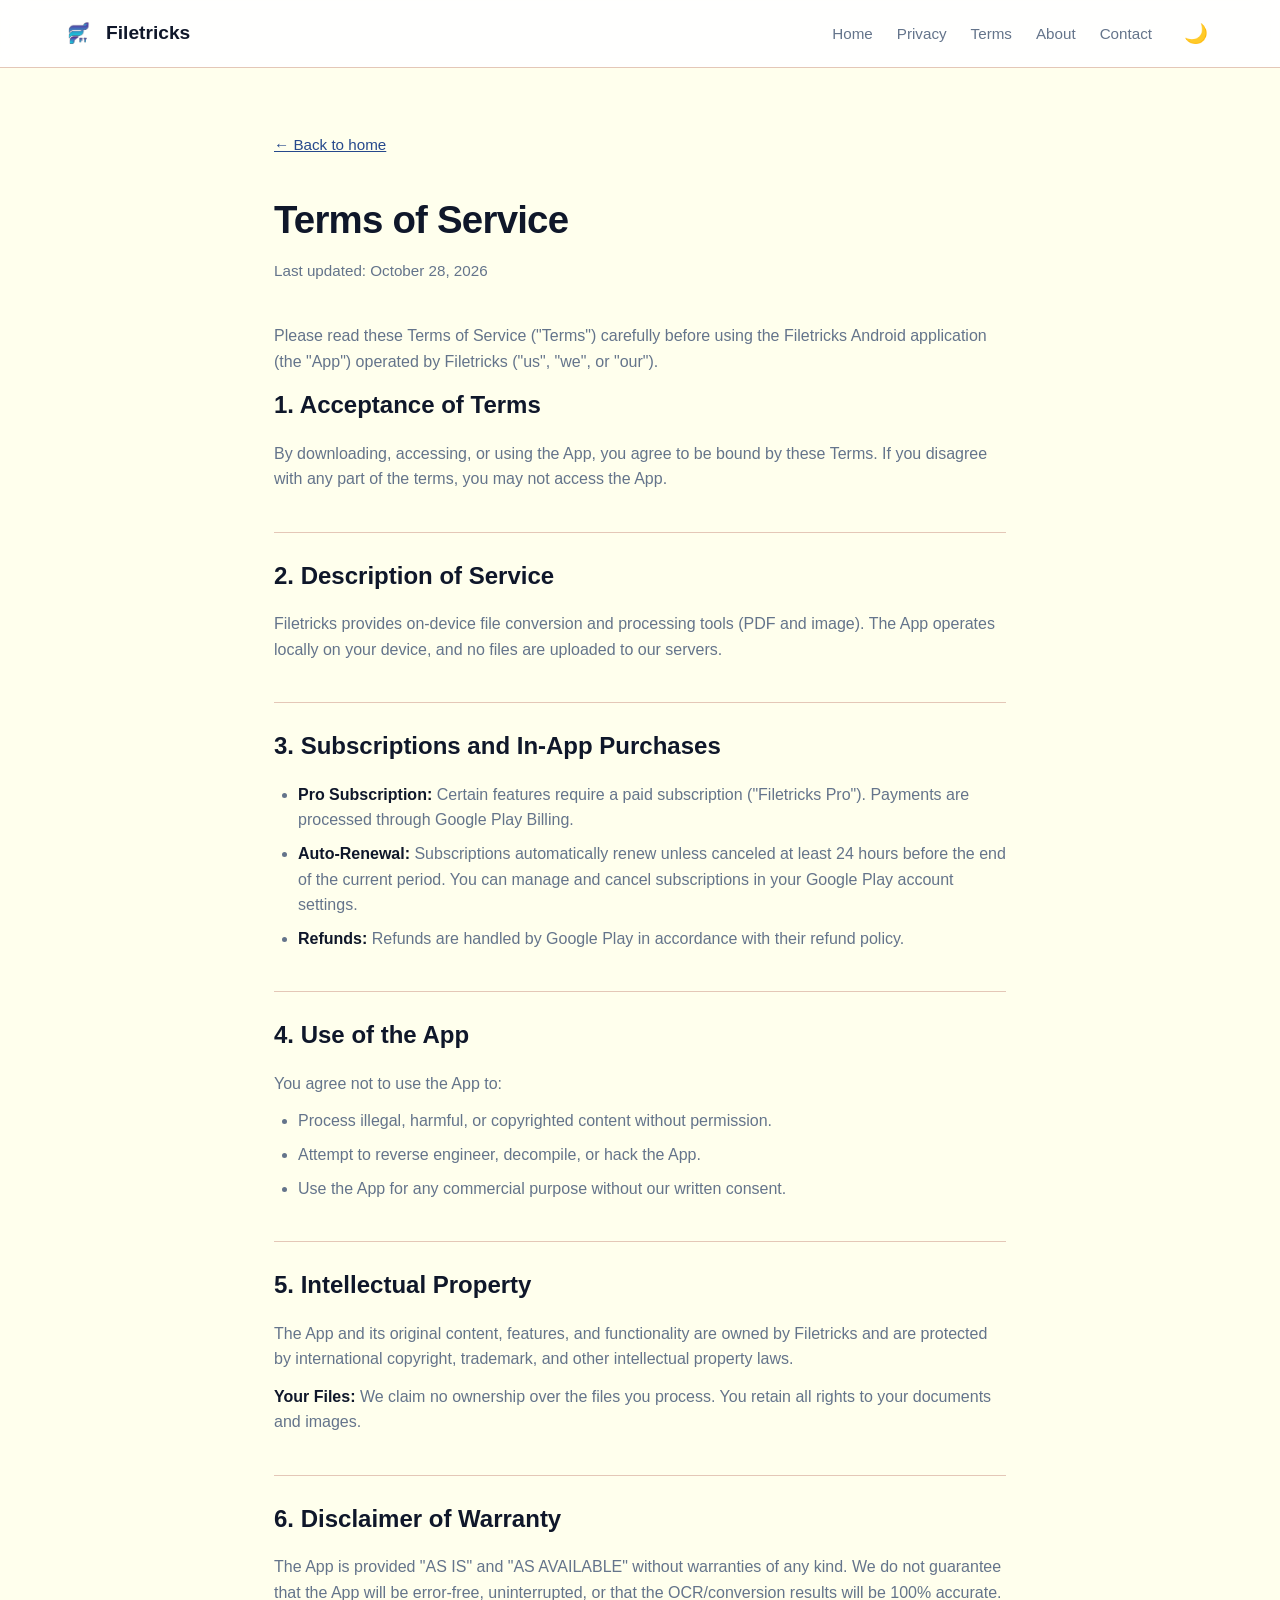
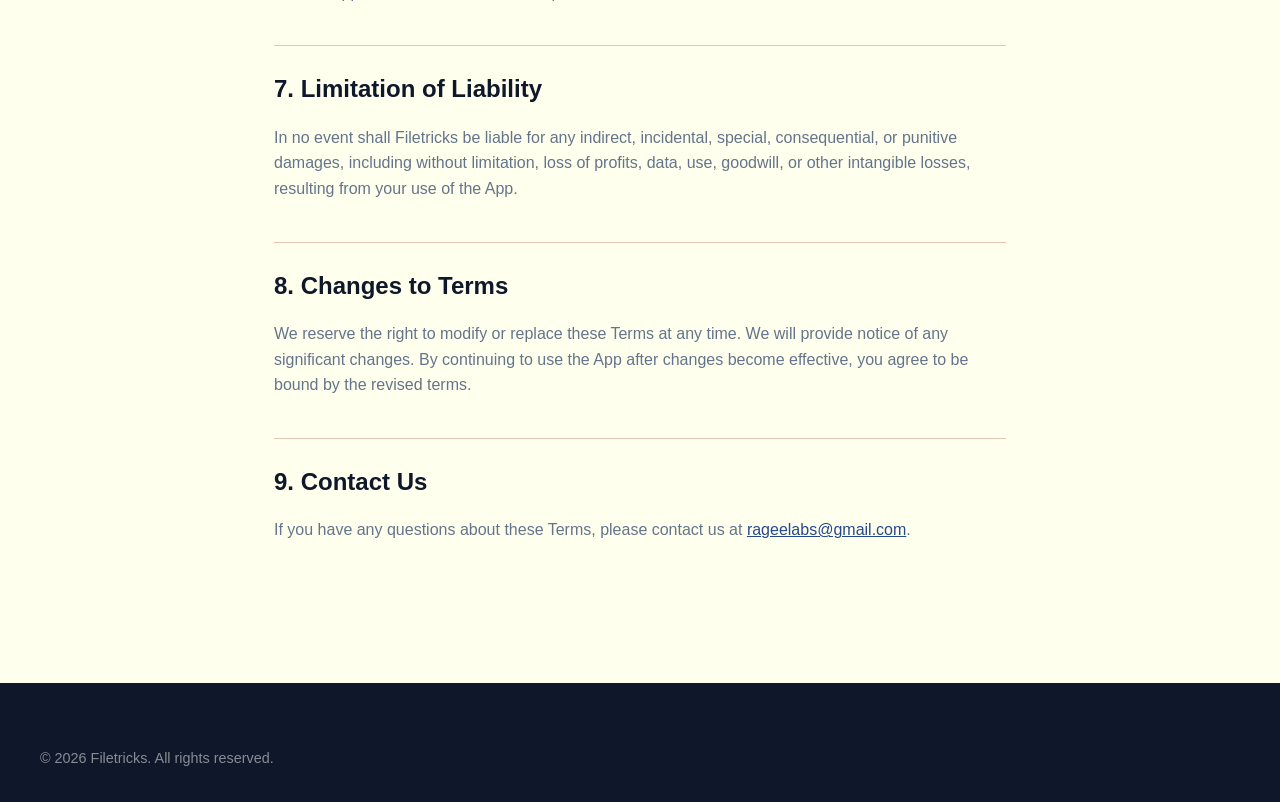
<file: terms.html>
<!DOCTYPE html>
<html lang="en">
<head>
  <meta charset="UTF-8" />
  <meta name="viewport" content="width=device-width, initial-scale=1.0" />
  <title>Terms of Service — Filetricks</title>
  <link rel="icon" type="image/png" href="filetricks.png" />
  <link rel="stylesheet" href="styles.css" />
</head>
<body>

  <nav class="navbar">
    <div class="nav-container">
      <a href="index.html" class="logo">
  <img src="filetricks.png" alt="Filetricks Logo" class="logo-img" />
  <span class="logo-text">Filetricks</span>
</a>
      <button class="nav-toggle" id="navToggle" aria-label="Menu">☰</button>
      <ul class="nav-links" id="navLinks">
        <li><a href="index.html">Home</a></li>
        <li><a href="privacy.html">Privacy</a></li>
        <li><a href="terms.html">Terms</a></li>
        <li><a href="about.html">About</a></li>
        <li><a href="contact.html">Contact</a></li>
        <li><button id="themeToggle" class="theme-toggle-btn" aria-label="Toggle theme">🌙</button></li>
      </ul>
    </div>
  </nav>

  <main class="legal-page">
    <a href="index.html" class="legal-back">← Back to home</a>
    <h1>Terms of Service</h1>
    <p class="last-updated">Last updated: October 28, 2026</p>

    <p>Please read these Terms of Service ("Terms") carefully before using the Filetricks Android application (the "App") operated by Filetricks ("us", "we", or "our").</p>

    <h2>1. Acceptance of Terms</h2>
    <p>By downloading, accessing, or using the App, you agree to be bound by these Terms. If you disagree with any part of the terms, you may not access the App.</p>

    <h2>2. Description of Service</h2>
    <p>Filetricks provides on-device file conversion and processing tools (PDF and image). The App operates locally on your device, and no files are uploaded to our servers.</p>

    <h2>3. Subscriptions and In-App Purchases</h2>
    <ul>
      <li><strong>Pro Subscription:</strong> Certain features require a paid subscription ("Filetricks Pro"). Payments are processed through Google Play Billing.</li>
      <li><strong>Auto-Renewal:</strong> Subscriptions automatically renew unless canceled at least 24 hours before the end of the current period. You can manage and cancel subscriptions in your Google Play account settings.</li>
      <li><strong>Refunds:</strong> Refunds are handled by Google Play in accordance with their refund policy.</li>
    </ul>

    <h2>4. Use of the App</h2>
    <p>You agree not to use the App to:</p>
    <ul>
      <li>Process illegal, harmful, or copyrighted content without permission.</li>
      <li>Attempt to reverse engineer, decompile, or hack the App.</li>
      <li>Use the App for any commercial purpose without our written consent.</li>
    </ul>

    <h2>5. Intellectual Property</h2>
    <p>The App and its original content, features, and functionality are owned by Filetricks and are protected by international copyright, trademark, and other intellectual property laws.</p>
    <p><strong>Your Files:</strong> We claim no ownership over the files you process. You retain all rights to your documents and images.</p>

    <h2>6. Disclaimer of Warranty</h2>
    <p>The App is provided "AS IS" and "AS AVAILABLE" without warranties of any kind. We do not guarantee that the App will be error-free, uninterrupted, or that the OCR/conversion results will be 100% accurate.</p>

    <h2>7. Limitation of Liability</h2>
    <p>In no event shall Filetricks be liable for any indirect, incidental, special, consequential, or punitive damages, including without limitation, loss of profits, data, use, goodwill, or other intangible losses, resulting from your use of the App.</p>

    <h2>8. Changes to Terms</h2>
    <p>We reserve the right to modify or replace these Terms at any time. We will provide notice of any significant changes. By continuing to use the App after changes become effective, you agree to be bound by the revised terms.</p>

    <h2>9. Contact Us</h2>
    <p>If you have any questions about these Terms, please contact us at <a href="mailto:rageelabs@gmail.com">rageelabs@gmail.com</a>.</p>
  </main>

  <footer class="footer" style="margin-top: 64px;">
    <div class="footer-container">
      <div class="footer-bottom" style="border-top: none; padding-top: 0;">
        <p>© 2026 Filetricks. All rights reserved.</p>
      </div>
    </div>
  </footer>
  <script src="script.js"></script>
</body>
</html>
</file>
<file: styles.css>
/* ============ RESET ============ */
*, *::before, *::after {
  box-sizing: border-box;
  margin: 0;
  padding: 0;
}

:root {
  --primary: #26498C;
  --primary-dark: #1E3A8A;
  --primary-light: #3D5FA8;
  --accent: #8B5CF6;
  --success: #10B981;
  --danger: #EF4444;
  --warning: #FFB300;
  --text: #0F172A;
  --text-muted: #64748B;
  --bg: #FFFFED;
  --bg-alt: #FCFBF4;
  --border: #E4C7B7;
  --radius: 16px;
  --radius-sm: 10px;
  --shadow: 0 4px 24px rgba(15, 23, 42, 0.06);
  --shadow-lg: 0 12px 48px rgba(15, 23, 42, 0.12);
}

/* Dark Mode Variables */
[data-theme="dark"] {
  --primary: #4F75D8;
  --primary-dark: #2D4F9E;
  --primary-light: #6B8EE6;
  --accent: #A78BFA;
  --text: #F8FAFC;
  --text-muted: #94A3B8;
  --bg: #0F172A;
  --bg-alt: #1E293B;
  --border: #EAE5D9;
  --shadow: 0 4px 24px rgba(0, 0, 0, 0.4);
  --shadow-lg: 0 12px 48px rgba(0, 0, 0, 0.6);
}

html {
  scroll-behavior: smooth;
}

body {
  font-family: -apple-system, BlinkMacSystemFont, 'Segoe UI', Roboto, 'Helvetica Neue', Arial, sans-serif;
  color: var(--text);
  background: var(--bg);
  line-height: 1.6;
  -webkit-font-smoothing: antialiased;
  -moz-osx-font-smoothing: grayscale;
  transition: background-color 0.3s, color 0.3s;
}

a {
  color: inherit;
  text-decoration: none;
}

img {
  max-width: 100%;
  display: block;
}

/* ============ NAVBAR ============ */
.navbar {
  position: sticky;
  top: 0;
  z-index: 100;
  background: rgba(255, 255, 255, 0.9);
  backdrop-filter: blur(12px);
  -webkit-backdrop-filter: blur(12px);
  border-bottom: 1px solid var(--border);
  transition: background 0.3s;
}

[data-theme="dark"] .navbar {
  background: rgba(15, 23, 42, 0.9);
}

.nav-container {
  max-width: 1200px;
  margin: 0 auto;
  padding: 14px 24px;
  display: flex;
  align-items: center;
  justify-content: space-between;
  gap: 24px;
}

.logo {
  display: flex;
  align-items: center;
  gap: 10px;
  font-weight: 800;
  font-size: 1.2rem;
  color: var(--text); /* Changed to adapt in dark mode */
}

.logo-img {
  width: 32px;          /* Logo ka size */
  height: 32px;
  border-radius: 8px;   /* Halka sa rounded corner */
  object-fit: cover;    /* Image stretch na ho */
}

.nav-links {
  display: flex;
  align-items: center;
  gap: 24px;
  list-style: none;
}

.nav-links a {
  font-size: 0.95rem;
  font-weight: 500;
  color: var(--text-muted);
  transition: color 0.2s;
}

.nav-links a:hover {
  color: var(--primary);
}

.btn-nav {
  background: var(--primary) !important;
  color: white !important;
  padding: 10px 20px !important;
  border-radius: var(--radius-sm);
  transition: background 0.2s !important;
}

.btn-nav:hover {
  background: var(--primary-dark) !important;
}

.nav-toggle {
  display: none;
  background: none;
  border: none;
  font-size: 1.5rem;
  cursor: pointer;
  color: var(--text);
}

.theme-toggle-btn {
  background: none;
  border: none;
  font-size: 1.2rem;
  cursor: pointer;
  padding: 8px;
  border-radius: 50%;
  transition: background 0.3s;
  color: var(--text);
  display: flex;
  align-items: center;
  justify-content: center;
}

.theme-toggle-btn:hover {
  background: var(--bg-alt);
}

/* ============ HERO ============ */
.hero {
  background: linear-gradient(180deg, var(--bg-alt) 0%, var(--bg) 100%);
  padding: 80px 24px;
  overflow: hidden;
  transition: background 0.3s;
}

.hero-container {
  max-width: 1200px;
  margin: 0 auto;
  display: grid;
  grid-template-columns: 1fr 1fr;
  gap: 64px;
  align-items: center;
}

.hero-content {
  animation: fadeInUp 0.8s ease-out;
}

.badge {
  display: inline-block;
  background: rgba(139, 92, 246, 0.12);
  color: var(--accent);
  padding: 8px 16px;
  border-radius: 999px;
  font-size: 0.85rem;
  font-weight: 600;
  margin-bottom: 24px;
}

.hero h1 {
  font-size: clamp(2.2rem, 5vw, 3.6rem);
  line-height: 1.1;
  font-weight: 800;
  letter-spacing: -0.02em;
  margin-bottom: 24px;
  color: var(--text);
}

.gradient-text {
  background: linear-gradient(135deg, var(--primary), var(--accent));
  -webkit-background-clip: text;
  background-clip: text;
  -webkit-text-fill-color: transparent;
}

.hero-subtitle {
  font-size: 1.15rem;
  color: var(--text-muted);
  margin-bottom: 32px;
  max-width: 540px;
}

.hero-cta {
  display: flex;
  gap: 12px;
  flex-wrap: wrap;
  margin-bottom: 20px;
}

.hero-note {
  font-size: 0.9rem;
  color: var(--text-muted);
}

/* ============ BUTTONS ============ */
.btn-primary,
.btn-secondary,
.btn-white {
  display: inline-flex;
  align-items: center;
  gap: 10px;
  padding: 12px 24px;
  border-radius: var(--radius-sm);
  font-weight: 600;
  font-size: 0.95rem;
  transition: transform 0.2s, box-shadow 0.2s, background 0.2s;
  cursor: pointer;
  border: none;
}

.btn-primary {
  background: var(--primary);
  color: white;
  box-shadow: 0 4px 14px rgba(38, 73, 140, 0.25);
}

.btn-primary:hover {
  background: var(--primary-dark);
  transform: translateY(-2px);
}

.btn-secondary {
  background: var(--bg);
  color: var(--primary);
  border: 2px solid var(--border);
}

.btn-secondary:hover {
  border-color: var(--primary);
  transform: translateY(-2px);
}

.btn-white {
  background: white;
  color: var(--primary);
  box-shadow: 0 4px 14px rgba(0, 0, 0, 0.1);
}

.btn-large {
  padding: 16px 32px;
  font-size: 1.05rem;
}

/* ============ PHONE MOCKUP ============ */
.hero-visual {
  display: flex;
  justify-content: center;
  animation: float 6s ease-in-out infinite;
}

.phone-mockup {
  width: 280px;
  height: 560px;
  background: linear-gradient(160deg, #1a1a2e, #0f0f1a);
  border-radius: 40px;
  padding: 12px;
  box-shadow: 0 30px 80px rgba(0, 0, 0, 0.3);
  position: relative;
}

.phone-mockup::before {
  content: '';
  position: absolute;
  top: 12px;
  left: 50%;
  transform: translateX(-50%);
  width: 100px;
  height: 24px;
  background: #0f0f1a;
  border-radius: 0 0 16px 16px;
  z-index: 2;
}

.phone-screen {
  width: 100%;
  height: 100%;
  background: linear-gradient(180deg, var(--primary-dark), var(--primary-light));
  border-radius: 30px;
  overflow: hidden;
  display: flex;
  flex-direction: column;
}

.phone-header {
  padding: 40px 16px 16px;
  display: flex;
  align-items: center;
  gap: 8px;
}

.phone-dot {
  width: 8px;
  height: 8px;
  border-radius: 50%;
  background: rgba(255, 255, 255, 0.6);
}

.phone-title {
  color: white;
  font-weight: 700;
  font-size: 0.95rem;
}

.phone-body {
  padding: 8px;
  display: flex;
  flex-direction: column;
  gap: 8px;
}

.phone-card {
  background: var(--bg); /* Fixed for Dark Mode */
  border-radius: 12px;
  padding: 12px;
  display: flex;
  align-items: center;
  gap: 12px;
  box-shadow: 0 2px 10px rgba(0,0,0,0.1);
}

.phone-icon {
  width: 36px;
  height: 36px;
  border-radius: 10px;
  display: flex;
  align-items: center;
  justify-content: center;
  font-size: 1.1rem;
  color: white;
  flex-shrink: 0;
}

.phone-card strong {
  display: block;
  font-size: 0.85rem;
  color: var(--text); /* Fixed for Dark Mode */
}

.phone-card small {
  font-size: 0.7rem;
  color: var(--text-muted);
}

/* ============ STATS ============ */
.stats {
  padding: 48px 24px;
  background: var(--bg);
  border-bottom: 1px solid var(--border);
  transition: background 0.3s;
}

.stats-container {
  max-width: 1000px;
  margin: 0 auto;
  display: grid;
  grid-template-columns: repeat(4, 1fr);
  gap: 24px;
  text-align: center;
}

.stat-num {
  display: block;
  font-size: 2.5rem;
  font-weight: 800;
  background: linear-gradient(135deg, var(--primary), var(--accent));
  -webkit-background-clip: text;
  background-clip: text;
  -webkit-text-fill-color: transparent;
  line-height: 1;
  margin-bottom: 8px;
}

.stat-label {
  font-size: 0.9rem;
  color: var(--text-muted);
  font-weight: 500;
}

/* ============ SECTION PATTERN ============ */
.section-container {
  max-width: 1200px;
  margin: 0 auto;
  padding: 0 24px;
}

.section-header {
  text-align: center;
  margin-bottom: 56px;
}

.section-eyebrow {
  display: inline-block;
  color: var(--accent);
  font-size: 0.9rem;
  font-weight: 700;
  text-transform: uppercase;
  letter-spacing: 0.08em;
  margin-bottom: 12px;
}

.section-header h2 {
  font-size: clamp(1.8rem, 4vw, 2.8rem);
  font-weight: 800;
  line-height: 1.15;
  letter-spacing: -0.02em;
  margin-bottom: 16px;
  color: var(--text);
}

.section-subtitle {
  font-size: 1.1rem;
  color: var(--text-muted);
  max-width: 620px;
  margin: 0 auto;
}

/* ============ FEATURES ============ */
.features {
  padding: 96px 0;
  background: var(--bg-alt);
  transition: background 0.3s;
}

.features-grid {
  display: grid;
  grid-template-columns: repeat(3, 1fr);
  gap: 24px;
}

.feature-card {
  background: var(--bg);
  padding: 32px 24px;
  border-radius: var(--radius);
  border: 1px solid var(--border);
  transition: transform 0.3s, box-shadow 0.3s, background 0.3s;
}

.feature-card:hover {
  transform: translateY(-4px);
  box-shadow: var(--shadow-lg);
}

.feature-icon {
  width: 56px;
  height: 56px;
  border-radius: 14px;
  display: flex;
  align-items: center;
  justify-content: center;
  font-size: 1.6rem;
  margin-bottom: 20px;
}

.feature-card h3 {
  font-size: 1.2rem;
  font-weight: 700;
  margin-bottom: 10px;
  color: var(--text);
}

.feature-card p {
  color: var(--text-muted);
  font-size: 0.95rem;
}

/* ============ TOOLS ============ */
.tools {
  padding: 96px 0;
  background: var(--bg);
  transition: background 0.3s;
}

.tool-categories {
  display: grid;
  grid-template-columns: repeat(3, 1fr);
  gap: 20px;
}

.tool-category {
  background: var(--bg-alt);
  padding: 28px 24px;
  border-radius: var(--radius);
  border: 1px solid var(--border);
  transition: background 0.3s;
}

.tool-category h3 {
  font-size: 1.1rem;
  font-weight: 700;
  margin-bottom: 16px;
  color: var(--text);
}

.tool-list {
  display: flex;
  flex-wrap: wrap;
  gap: 8px;
}

.tool-chip {
  display: inline-block;
  padding: 6px 14px;
  background: var(--bg);
  border-radius: 999px;
  font-size: 0.85rem;
  font-weight: 500;
  color: var(--text);
  border: 1px solid var(--border);
  transition: all 0.2s;
  cursor: default;
}

.tool-chip:hover {
  border-color: var(--primary);
  color: var(--primary);
}

/* ============ SCREENSHOTS ============ */
.screenshots {
  padding: 96px 0;
  background: var(--bg-alt);
  transition: background 0.3s;
}

.screenshots-row {
  display: grid;
  grid-template-columns: repeat(4, 1fr);
  gap: 24px;
  max-width: 1100px;
  margin: 0 auto;
}

.screenshot {
  text-align: center;
}

.screenshot img {
  width: 100%;
  border-radius: 20px;
  box-shadow: var(--shadow-lg);
  transition: transform 0.3s;
}

.screenshot:hover img {
  transform: translateY(-6px);
}

.screenshot p {
  margin-top: 14px;
  font-size: 0.9rem;
  font-weight: 600;
  color: var(--text-muted);
}

/* ============ WHY ============ */
.why {
  padding: 96px 0;
  background: var(--bg);
  transition: background 0.3s;
}

.why-grid {
  display: grid;
  grid-template-columns: repeat(2, 1fr);
  gap: 24px;
  max-width: 900px;
  margin: 0 auto;
}

.why-card {
  padding: 32px;
  background: var(--bg-alt);
  border-radius: var(--radius);
  border: 1px solid var(--border);
  transition: background 0.3s;
}

.why-num {
  display: inline-block;
  font-size: 0.85rem;
  font-weight: 800;
  color: var(--accent);
  margin-bottom: 12px;
}

.why-card h3 {
  font-size: 1.3rem;
  font-weight: 700;
  margin-bottom: 10px;
  color: var(--text);
}

.why-card p {
  color: var(--text-muted);
}

/* ============ CTA ============ */
.cta {
  padding: 96px 24px;
  background: linear-gradient(135deg, var(--primary-dark), var(--primary-light));
  color: white;
  text-align: center;
}

.cta-container {
  max-width: 700px;
  margin: 0 auto;
}

.cta h2 {
  font-size: clamp(1.8rem, 4vw, 2.6rem);
  font-weight: 800;
  line-height: 1.2;
  margin-bottom: 16px;
}

.cta p {
  font-size: 1.1rem;
  opacity: 0.9;
  margin-bottom: 32px;
}

.cta-note {
  margin-top: 16px !important;
  font-size: 0.9rem !important;
  opacity: 0.7 !important;
}

/* ============ FOOTER ============ */
.footer {
  background: #0F172A;
  color: white;
  padding: 64px 24px 32px;
  transition: background 0.3s;
}

[data-theme="dark"] .footer {
  background: #020617;
}

.footer-container {
  max-width: 1200px;
  margin: 0 auto;
}

.footer-grid {
  display: grid;
  grid-template-columns: 2fr 1fr 1fr 1fr;
  gap: 48px;
  margin-bottom: 48px;
}

.footer-brand .logo {
  color: white;
  margin-bottom: 12px;
}

.footer-brand p {
  color: rgba(255, 255, 255, 0.6);
  font-size: 0.95rem;
}

.footer-col h4 {
  font-size: 0.85rem;
  font-weight: 700;
  text-transform: uppercase;
  letter-spacing: 0.08em;
  margin-bottom: 16px;
  color: rgba(255, 255, 255, 0.9);
}

.footer-col ul {
  list-style: none;
}

.footer-col li {
  margin-bottom: 10px;
}

.footer-col a {
  color: rgba(255, 255, 255, 0.6);
  font-size: 0.95rem;
  transition: color 0.2s;
}

.footer-col a:hover {
  color: white;
}

.footer-bottom {
  border-top: 1px solid rgba(255, 255, 255, 0.1);
  padding-top: 32px;
  display: flex;
  justify-content: space-between;
  color: rgba(255, 255, 255, 0.5);
  font-size: 0.9rem;
}

/* ============ LEGAL PAGES (Privacy, Terms, About, Contact) ============ */
.legal-page {
  max-width: 780px;
  margin: 0 auto;
  padding: 64px 24px;
  min-height: 60vh;
}

.legal-page h1 {
  font-size: 2.4rem;
  font-weight: 800;
  margin-bottom: 8px;
  letter-spacing: -0.02em;
  color: var(--text);
}

.legal-page .last-updated {
  color: var(--text-muted);
  margin-bottom: 40px;
  font-size: 0.95rem;
}

.legal-page h2 {
  font-size: 1.5rem;
  font-weight: 700;
  margin-top: 40px;
  margin-bottom: 16px;
  padding-top: 24px;
  border-top: 1px solid var(--border);
  color: var(--text);
}

.legal-page h2:first-of-type {
  border-top: none;
  padding-top: 0;
  margin-top: 0;
}

.legal-page h3 {
  font-size: 1.1rem;
  font-weight: 700;
  margin-top: 24px;
  margin-bottom: 8px;
  color: var(--text);
}

.legal-page p,
.legal-page li {
  color: var(--text-muted);
  margin-bottom: 12px;
  font-size: 1rem;
}

.legal-page ul {
  padding-left: 24px;
  margin-bottom: 16px;
}

.legal-page li {
  margin-bottom: 8px;
}

.legal-page a {
  color: var(--primary);
  text-decoration: underline;
}

.legal-page strong {
  color: var(--text);
}

.legal-back {
  display: inline-flex;
  align-items: center;
  gap: 6px;
  color: var(--text-muted);
  font-size: 0.95rem;
  margin-bottom: 32px;
}

.legal-back:hover {
  color: var(--primary);
}

/* ============ ANIMATIONS ============ */
@keyframes fadeInUp {
  from { opacity: 0; transform: translateY(20px); }
  to { opacity: 1; transform: translateY(0); }
}

@keyframes float {
  0%, 100% { transform: translateY(0); }
  50% { transform: translateY(-16px); }
}

/* ============ RESPONSIVE ============ */
@media (max-width: 968px) {
  .hero-container { grid-template-columns: 1fr; gap: 48px; text-align: center; }
  .hero-subtitle { margin-left: auto; margin-right: auto; }
  .hero-cta { justify-content: center; }
  .features-grid, .tool-categories { grid-template-columns: repeat(2, 1fr); }
  .screenshots-row { grid-template-columns: repeat(2, 1fr); }
  .footer-grid { grid-template-columns: 1fr 1fr; gap: 32px; }
}

@media (max-width: 640px) {
  .nav-links {
    display: none;
    position: absolute;
    top: 100%;
    left: 0;
    right: 0;
    background: var(--bg);
    flex-direction: column;
    padding: 20px 24px;
    border-bottom: 1px solid var(--border);
    gap: 16px;
  }
  .nav-links.open { display: flex; }
  .nav-toggle { display: block; }
  .features-grid, .tool-categories, .screenshots-row, .why-grid { grid-template-columns: 1fr; }
  .stats-container { grid-template-columns: repeat(2, 1fr); gap: 32px; }
  .footer-grid { grid-template-columns: 1fr; }
  .footer-bottom { flex-direction: column; gap: 8px; text-align: center; }
  .hero { padding: 48px 24px; }
  .features, .tools, .screenshots, .why, .cta { padding: 64px 0; }
  .legal-page { padding: 48px 20px; }
  .legal-page h1 { font-size: 2rem; }
}
</file>
